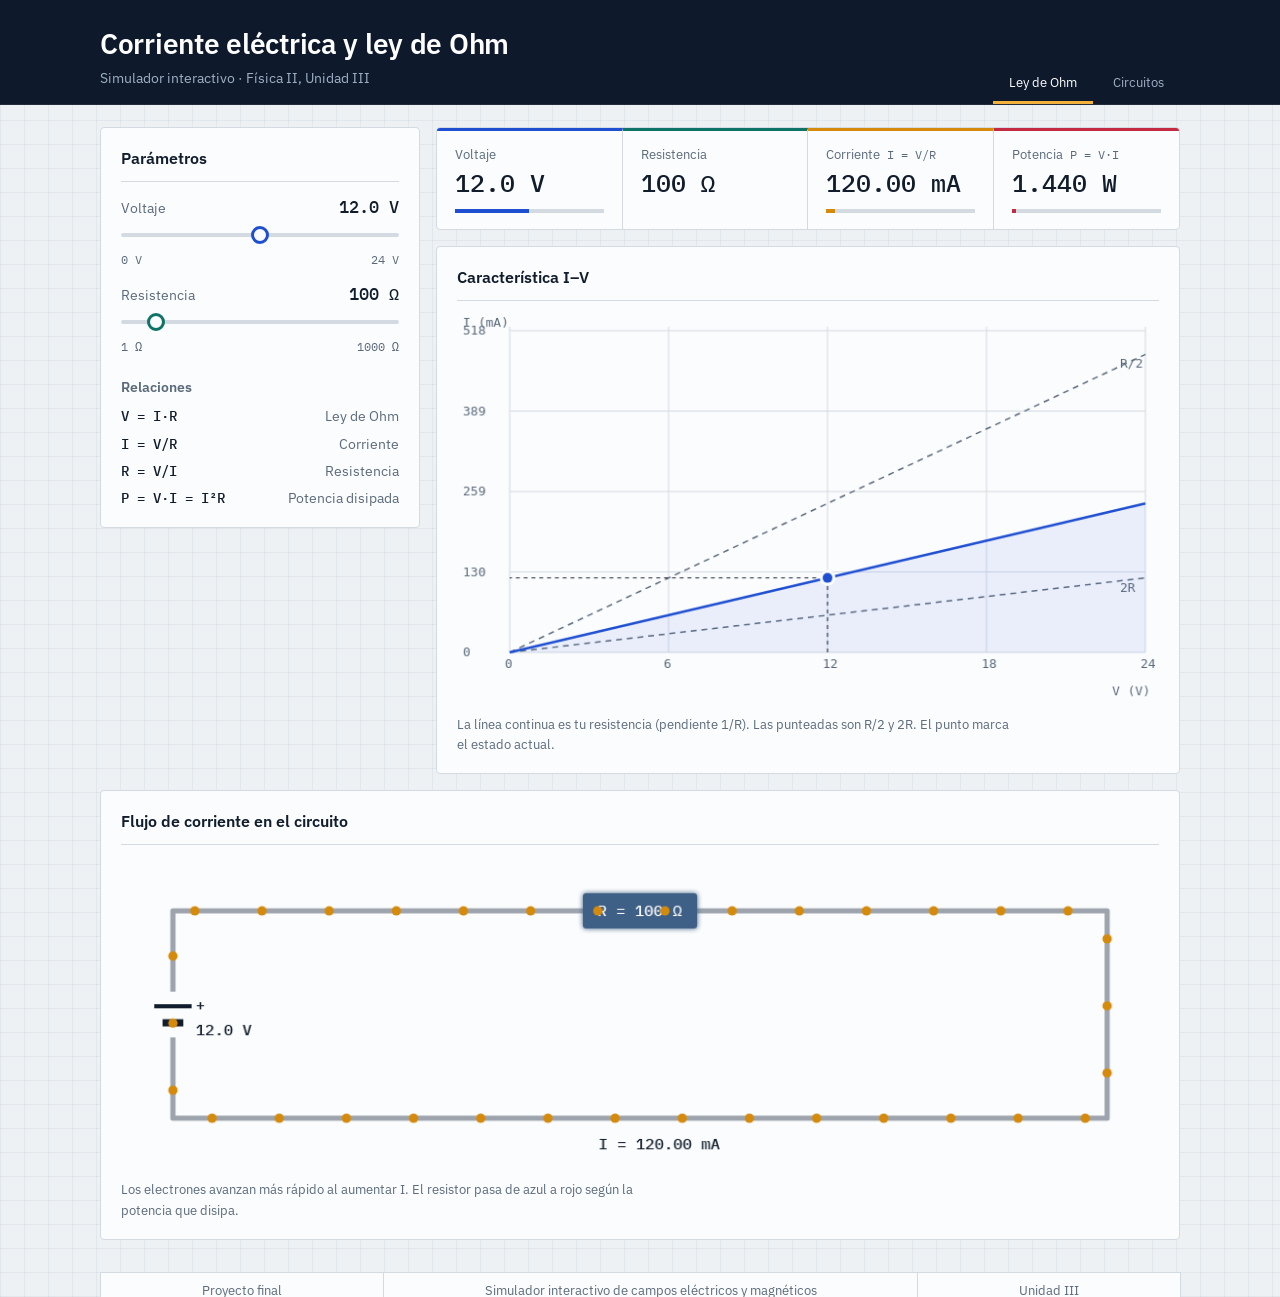
<file: index.html>
<!doctype html>
<html lang="es">
<head>
  <meta charset="utf-8">
  <meta name="viewport" content="width=device-width, initial-scale=1">
  <meta http-equiv="refresh" content="0; url=./unidad3/">
  <title>Física II · Unidad III</title>
</head>
<body>
  <a href="./unidad3/">Abrir el simulador de Física II</a>
</body>
</html>
</file>
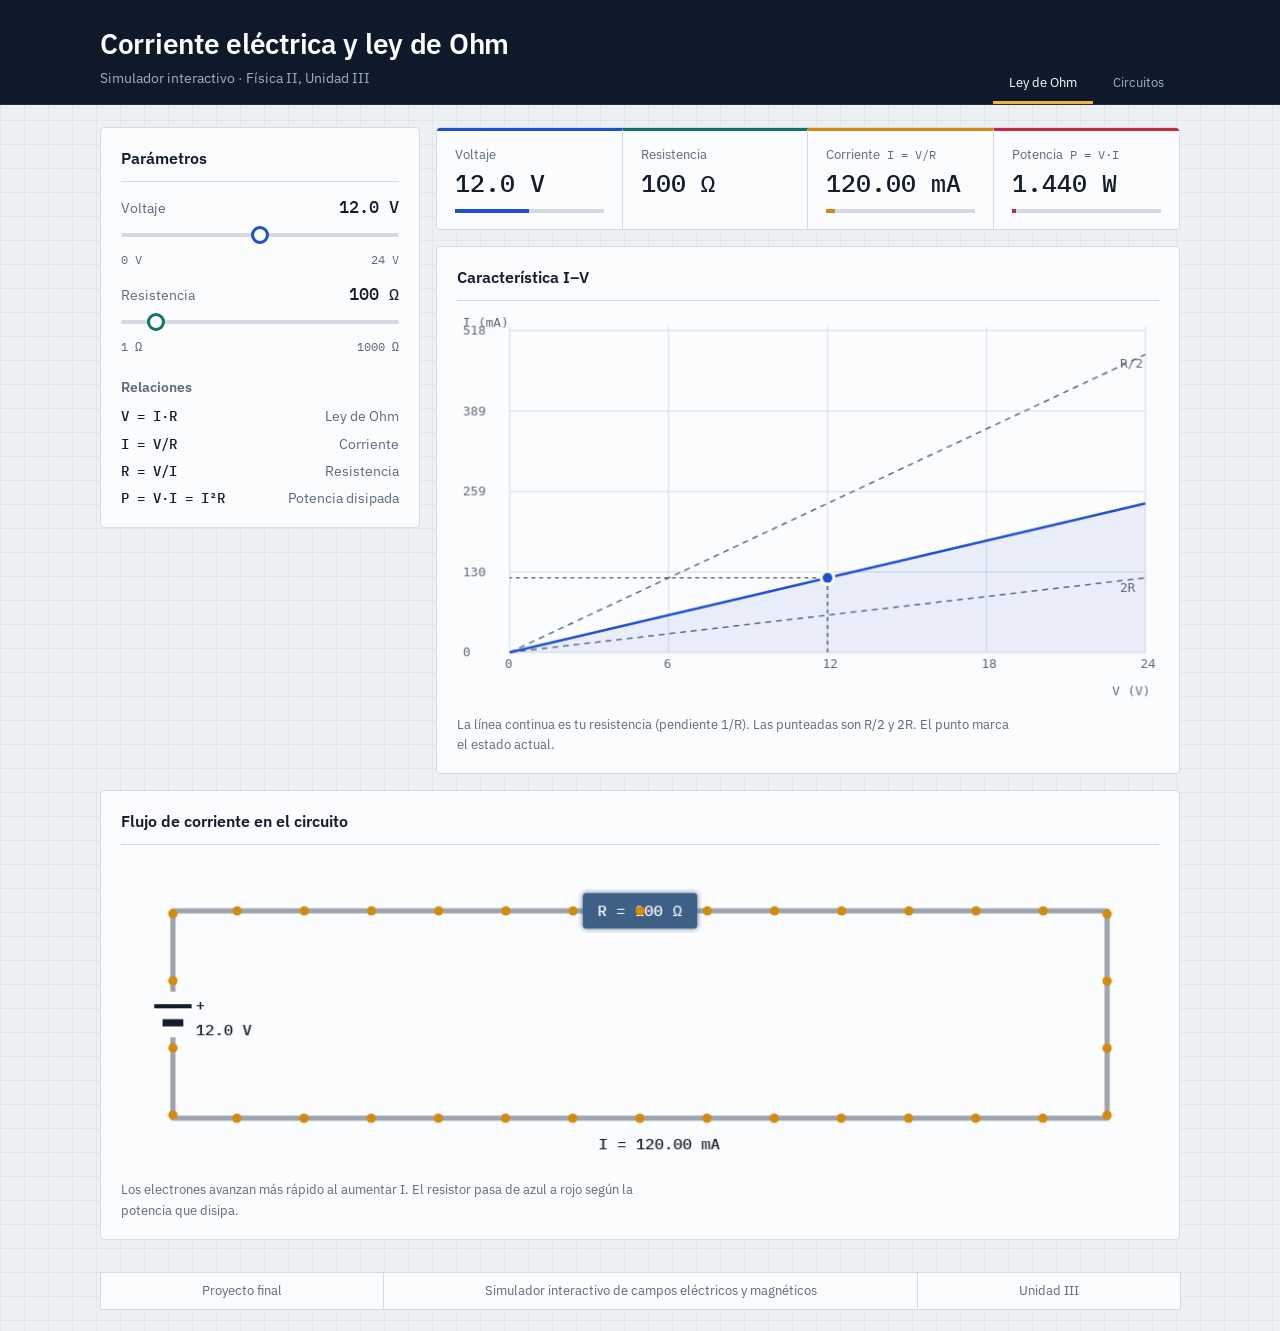
<file: unidad3/index.html>
<!DOCTYPE html>
<html lang="es"><head><meta charset="utf-8">
<meta name="viewport" content="width=device-width, initial-scale=1, viewport-fit=cover">
<title>Corriente eléctrica y ley de Ohm · Física II</title>
<link rel="preconnect" href="https://fonts.googleapis.com"><link rel="preconnect" href="https://fonts.gstatic.com" crossorigin>
<link href="https://fonts.googleapis.com/css2?family=IBM+Plex+Mono:wght@400;500&family=IBM+Plex+Sans:wght@400;500;600&display=swap" rel="stylesheet">
<link rel="stylesheet" href="styles.css">
</head><body>
<header class="top"><div class="top-in">
  <div class="ttl"><h1>Corriente eléctrica y ley de Ohm</h1><p>Simulador interactivo · Física II, Unidad III</p></div>
  <nav role="tablist" aria-label="Módulos"><button id="t1" class="on" role="tab" aria-selected="true">Ley de Ohm</button><button id="t2" role="tab" aria-selected="false">Circuitos</button></nav>
</div></header>

<main>
<section id="p1">
  <div class="lay">
    <div class="sheet ctl">
      <h2>Parámetros</h2>
      <div class="fld"><label for="V">Voltaje <b id="vV">12 V</b></label><input type="range" id="V" min="0" max="24" step="0.1" value="12"><div class="tk"><span>0 V</span><span>24 V</span></div></div>
      <div class="fld r"><label for="R">Resistencia <b id="vR">100 Ω</b></label><input type="range" id="R" min="1" max="1000" step="1" value="100"><div class="tk"><span>1 Ω</span><span>1000 Ω</span></div></div>
      <h3>Relaciones</h3>
      <dl class="eq"><dt>V = I·R</dt><dd>Ley de Ohm</dd><dt>I = V/R</dt><dd>Corriente</dd><dt>R = V/I</dt><dd>Resistencia</dd><dt>P = V·I = I²R</dt><dd>Potencia disipada</dd></dl>
    </div>
    <div class="col">
      <div class="sheet read">
        <div class="cell v"><span class="k">Voltaje</span><b id="oV"></b><div class="bar"><span id="bV"></span></div></div>
        <div class="cell r"><span class="k">Resistencia</span><b id="oR"></b></div>
        <div class="cell i"><span class="k">Corriente <em>I = V/R</em></span><b id="oI"></b><div class="bar"><span id="bI"></span></div></div>
        <div class="cell p"><span class="k">Potencia <em>P = V·I</em></span><b id="oP"></b><div class="bar"><span id="bP"></span></div></div>
      </div>
      <div class="sheet"><h2>Característica I–V</h2><canvas id="cv" width="720" height="400" aria-label="Gráfica de corriente contra voltaje"></canvas>
        <p class="note">La línea continua es tu resistencia (pendiente 1/R). Las punteadas son R/2 y 2R. El punto marca el estado actual.</p></div>
    </div>
  </div>
  <div class="sheet"><h2>Flujo de corriente en el circuito</h2><canvas id="fl" width="1000" height="300" aria-label="Animación del flujo de corriente"></canvas>
    <p class="note">Los electrones avanzan más rápido al aumentar I. El resistor pasa de azul a rojo según la potencia que disipa.</p></div>
</section>

<section id="p2" hidden>
  <div class="lay">
    <div class="sheet ctl">
      <h2>Configuración</h2>
      <div class="fld"><label for="mode">Tipo de circuito</label><select id="mode"><option value="s">Serie · R1 + R2 + R3</option><option value="p">Paralelo · R1 ‖ R2 ‖ R3</option><option value="m">Mixto · R1 + (R2 ‖ R3)</option></select></div>
      <div class="row"><label for="cV">Fuente</label><span class="num"><input type="number" id="cV" value="12" min="0" step="0.5"><u>V</u></span></div>
      <div class="row"><label for="r1">R1</label><span class="num"><input type="number" id="r1" value="100" min="0.1" step="1"><u>Ω</u></span></div>
      <div class="row"><label for="r2">R2</label><span class="num"><input type="number" id="r2" value="200" min="0.1" step="1"><u>Ω</u></span></div>
      <div class="row"><label for="r3">R3</label><span class="num"><input type="number" id="r3" value="300" min="0.1" step="1"><u>Ω</u></span></div>
      <h3>Ejemplos</h3>
      <div class="presets"><button data-pre="a">Serie</button><button data-pre="b">Paralelo</button><button data-pre="c">Mixto</button></div>
    </div>
    <div class="sheet"><h2>Esquema del circuito</h2><svg id="dg" viewBox="0 0 400 190" role="img" aria-label="Esquema del circuito"></svg>
      <p class="note">Los puntos amarillos son la corriente: van más rápido cuanto mayor es. El color de cada resistor indica su potencia disipada.</p></div>
  </div>
  <div class="sheet">
    <div class="read">
      <div class="cell v"><span class="k">Fuente</span><b id="vt"></b></div>
      <div class="cell r"><span class="k">R equivalente</span><b id="rq"></b></div>
      <div class="cell i"><span class="k">Corriente total</span><b id="it"></b></div>
      <div class="cell p"><span class="k">Potencia total</span><b id="pt"></b></div>
    </div>
    <div class="sc"><table><thead><tr><th>Resistor</th><th>R (Ω)</th><th>V (V)</th><th>I (mA)</th><th>P (mW)</th></tr></thead><tbody id="tb"></tbody></table></div>
    <div class="chk" id="chk"></div>
  </div>
</section>
</main>
<footer><span>Proyecto final</span><span>Simulador interactivo de campos eléctricos y magnéticos</span><span>Unidad III</span></footer>
<script src="app.js"></script>
</body></html>
</file>
<file: unidad3/styles.css>
:root{
  --bg:#eef1f4;--card:#fbfcfd;--tx:#111d2c;--mut:#5b6a7b;--ln:#d3dae2;--grid:rgba(24,56,96,.055);
  --ac:#1f4fd1;--cR:#0e7468;--cI:#d58a0c;--ac2:#c42a42;--ok:#177a45;--wire:#2c3b4e;--band:#0e1a2b;
  box-sizing:border-box;padding-top:env(safe-area-inset-top,0px);padding-bottom:env(safe-area-inset-bottom,0px)}
@media(prefers-color-scheme:dark){:root:not([data-theme="light"]){
  --bg:#0a111b;--card:#111a27;--tx:#e6ecf4;--mut:#90a0b4;--ln:#243247;--grid:rgba(140,180,230,.05);
  --ac:#6b9bff;--cR:#34c3b0;--cI:#f2b13a;--ac2:#ff6b84;--ok:#4cd08a;--wire:#9fb0c6;--band:#070d16}}
*{box-sizing:border-box}
html{height:100%}
body{margin:0;min-height:100%;background:var(--bg);color:var(--tx);font:15px/1.55 "IBM Plex Sans",system-ui,-apple-system,"Segoe UI",sans-serif;
  background-image:linear-gradient(var(--grid) 1px,transparent 1px),linear-gradient(90deg,var(--grid) 1px,transparent 1px);background-size:24px 24px}
.top{background:var(--band);color:#fff;border-bottom:1px solid rgba(255,255,255,.08)}
.top-in{max-width:1120px;margin:0 auto;padding:22px 20px 0;display:flex;flex-wrap:wrap;align-items:flex-end;justify-content:space-between;gap:12px 24px}
.ttl h1{margin:0;font-size:clamp(1.3rem,3.2vw,1.75rem);font-weight:600;letter-spacing:-.01em}
.ttl p{margin:2px 0 14px;color:#9fb0c6;font-size:.9rem}
nav{display:flex;gap:4px}
nav button{padding:10px 16px;border:0;border-bottom:3px solid transparent;background:transparent;color:#9fb0c6;font:500 .95rem inherit;font-family:inherit;cursor:pointer}
nav button:hover{color:#fff}
nav button.on{color:#fff;border-bottom-color:#f2b13a}
main{max-width:1120px;margin:0 auto;padding:22px 20px 8px}
section[hidden]{display:none}
.lay{display:grid;grid-template-columns:320px 1fr;gap:16px;margin-bottom:16px;align-items:start}
.col{display:grid;gap:16px;min-width:0}
.sheet{background:var(--card);border:1px solid var(--ln);border-radius:4px;padding:18px 20px;min-width:0}
.sheet+.sheet{margin-top:0}
section>.sheet{margin-bottom:16px}
h2{margin:0 0 14px;font-size:1rem;font-weight:600;padding-bottom:10px;border-bottom:1px solid var(--ln)}
h3{margin:22px 0 8px;font-size:.88rem;font-weight:600;color:var(--mut)}
label{font-size:.88rem;color:var(--mut)}
.fld{margin-top:16px}.fld:first-of-type{margin-top:0}
.fld label{display:flex;justify-content:space-between;align-items:baseline;margin-bottom:6px}
.fld label b{color:var(--tx);font:500 1.05rem "IBM Plex Mono",ui-monospace,monospace}
input[type=range]{-webkit-appearance:none;appearance:none;width:100%;height:20px;margin:0;background:transparent;--c:var(--ac)}
.fld.r input{--c:var(--cR)}
input[type=range]::-webkit-slider-runnable-track{height:4px;background:var(--ln);border-radius:2px}
input[type=range]::-moz-range-track{height:4px;background:var(--ln);border-radius:2px}
input[type=range]::-webkit-slider-thumb{-webkit-appearance:none;width:18px;height:18px;margin-top:-7px;border-radius:50%;background:var(--card);border:3px solid var(--c)}
input[type=range]::-moz-range-thumb{width:12px;height:12px;border-radius:50%;background:var(--card);border:3px solid var(--c)}
.tk{display:flex;justify-content:space-between;font:.75rem "IBM Plex Mono",ui-monospace,monospace;color:var(--mut)}
select,input[type=number]{width:100%;padding:8px 10px;border:1px solid var(--ln);border-radius:4px;background:var(--bg);color:var(--tx);font:inherit}
input[type=number]{font-family:"IBM Plex Mono",ui-monospace,monospace;text-align:right;padding-right:30px}
:focus-visible{outline:2px solid var(--ac);outline-offset:2px}
.row{display:grid;grid-template-columns:1fr 130px;align-items:center;margin-top:10px}
.num{position:relative;display:block}
.num u{position:absolute;right:10px;top:50%;transform:translateY(-50%);text-decoration:none;color:var(--mut);font-size:.85rem;pointer-events:none}
.eq{margin:0;display:grid;grid-template-columns:auto 1fr;gap:6px 14px;align-items:baseline}
.eq dt{font:500 .9rem "IBM Plex Mono",ui-monospace,monospace}
.eq dd{margin:0;color:var(--mut);font-size:.85rem;text-align:right}
.presets{display:flex;gap:6px}
.presets button{flex:1;border:1px solid var(--ln);background:var(--bg);color:var(--tx);border-radius:4px;padding:7px 8px;cursor:pointer;font:inherit;font-size:.88rem}
.presets button:hover{border-color:var(--ac);color:var(--ac)}
.read{display:grid;grid-template-columns:repeat(auto-fit,minmax(150px,1fr));padding:0;overflow:hidden}
.sheet>.read{margin:-18px -20px 14px;border-bottom:1px solid var(--ln)}
.cell{padding:14px 18px 16px;border-top:3px solid var(--c);border-right:1px solid var(--ln);min-width:0}
.cell:last-child{border-right:0}
.cell.v{--c:var(--ac)}.cell.r{--c:var(--cR)}.cell.i{--c:var(--cI)}.cell.p{--c:var(--ac2)}
.k{display:block;font-size:.82rem;color:var(--mut)}.k em{font-style:normal;margin-left:4px;font-family:"IBM Plex Mono",ui-monospace,monospace;font-size:.76rem}
.cell b{display:block;margin-top:4px;font:500 clamp(1.15rem,2.4vw,1.55rem)/1.2 "IBM Plex Mono",ui-monospace,monospace;font-variant-numeric:tabular-nums;white-space:nowrap}
.bar{height:4px;background:var(--ln);margin-top:10px}
.bar span{display:block;height:100%;width:0}
canvas,svg{max-width:100%;display:block;width:100%;height:auto}
svg text{fill:var(--tx);font:500 11px "IBM Plex Sans",system-ui,sans-serif}
.rw{stroke:var(--wire);stroke-width:2.5;fill:none;stroke-linecap:round;opacity:.45}
.flow{stroke:var(--cI);stroke-width:3.5;fill:none;stroke-linecap:round;stroke-dasharray:2 12;animation:mv 1s linear infinite}
@keyframes mv{to{stroke-dashoffset:-14}}
.sc{overflow-x:auto}table{width:100%;border-collapse:collapse;font-size:.9rem}
th{font-weight:500;font-size:.82rem;color:var(--mut)}
th,td{padding:9px 8px;border-bottom:1px solid var(--ln);text-align:right}td{font-family:"IBM Plex Mono",ui-monospace,monospace;font-variant-numeric:tabular-nums}
th:first-child,td:first-child{text-align:left}td:first-child{font-family:inherit;font-weight:500}
tr:last-child td{border-bottom:0}
.dot{display:inline-block;width:10px;height:10px;border-radius:2px;margin-right:8px}
.chk{margin-top:14px;padding:10px 14px;border-left:3px solid var(--ok);background:var(--bg);font-size:.86rem}
.note{font-size:.82rem;color:var(--mut);margin:10px 0 0;max-width:70ch}
footer{max-width:1120px;margin:8px auto 0;padding:0 20px calc(22px + env(safe-area-inset-bottom,0px));display:flex;flex-wrap:wrap}
footer span{flex:1 1 auto;padding:8px 14px;border:1px solid var(--ln);margin:0 -1px -1px 0;background:var(--card);color:var(--mut);font-size:.8rem;text-align:center}
@media(max-width:880px){.lay{grid-template-columns:1fr}}
@media(max-width:520px){.top-in,main,footer{padding-left:14px;padding-right:14px}.sheet{padding:16px 14px}.sheet>.read{margin:-16px -14px 12px}nav button{padding:10px 12px}}
</file>
